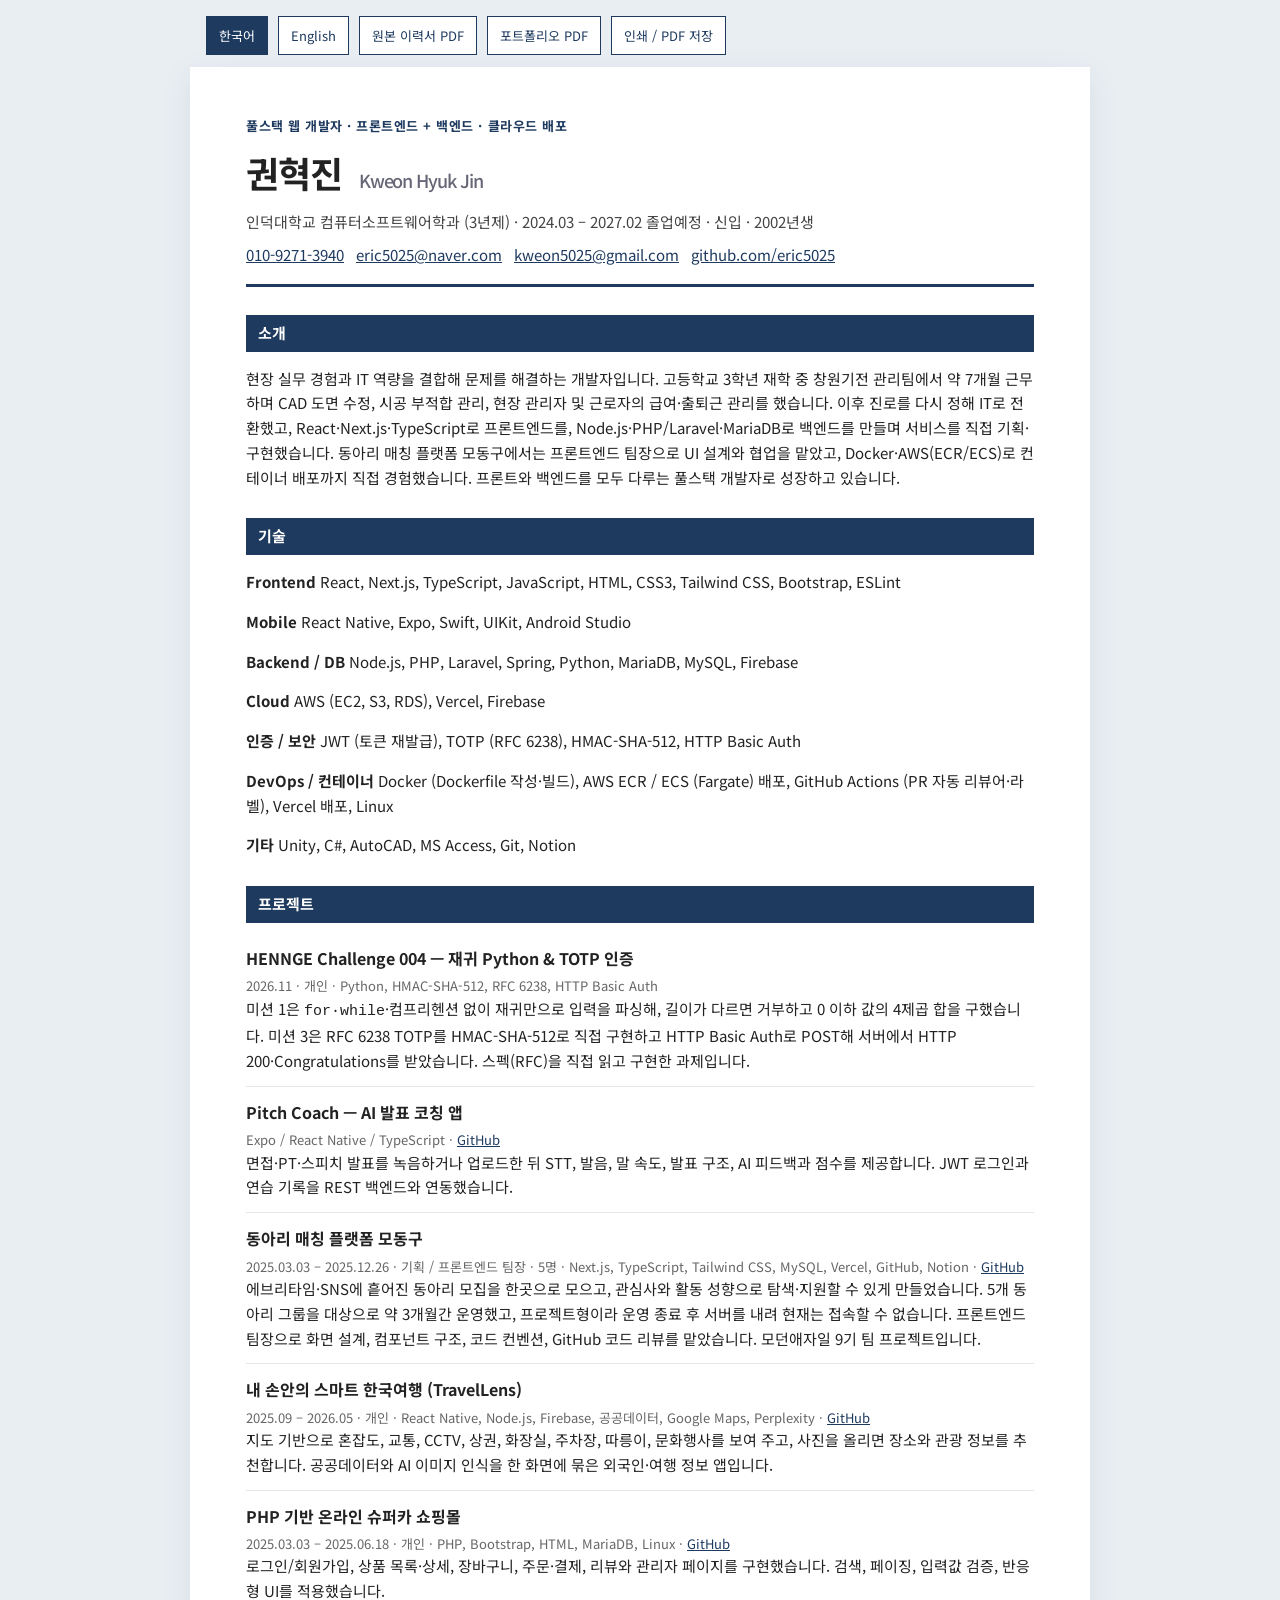
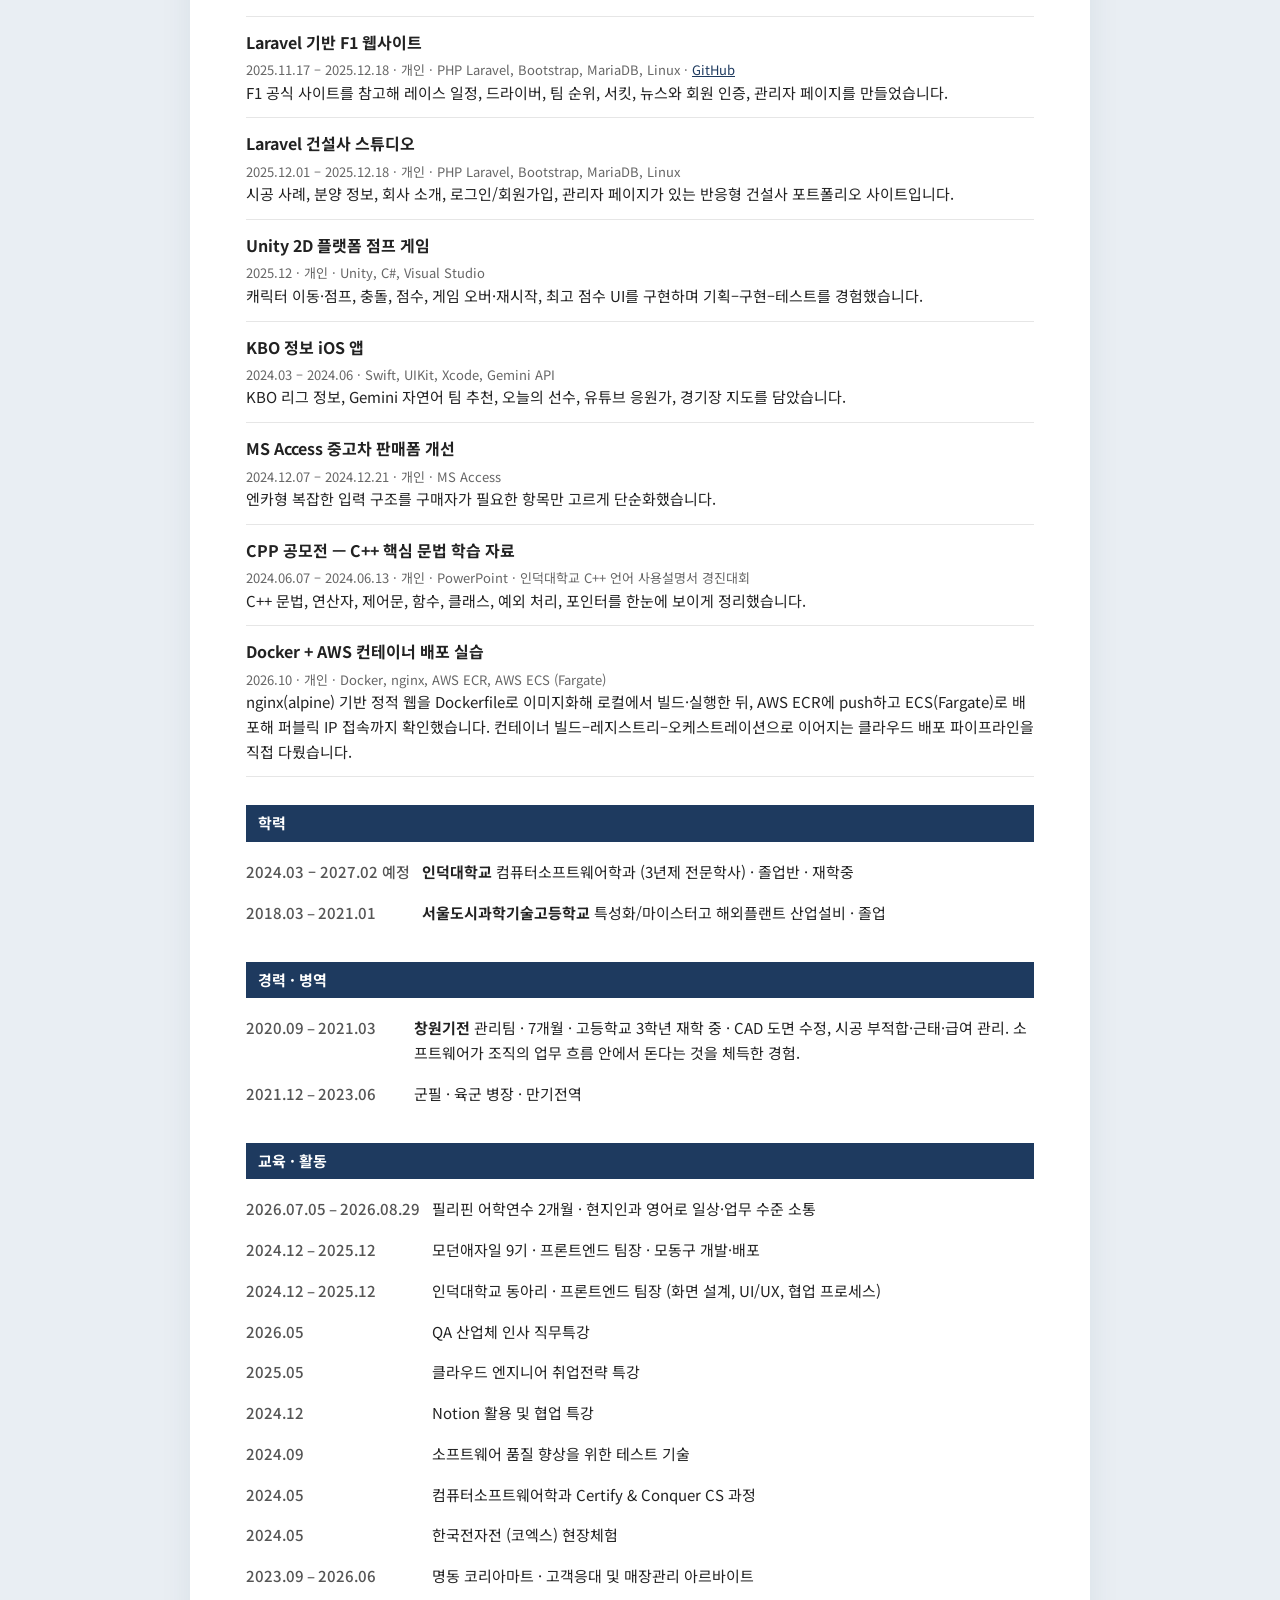
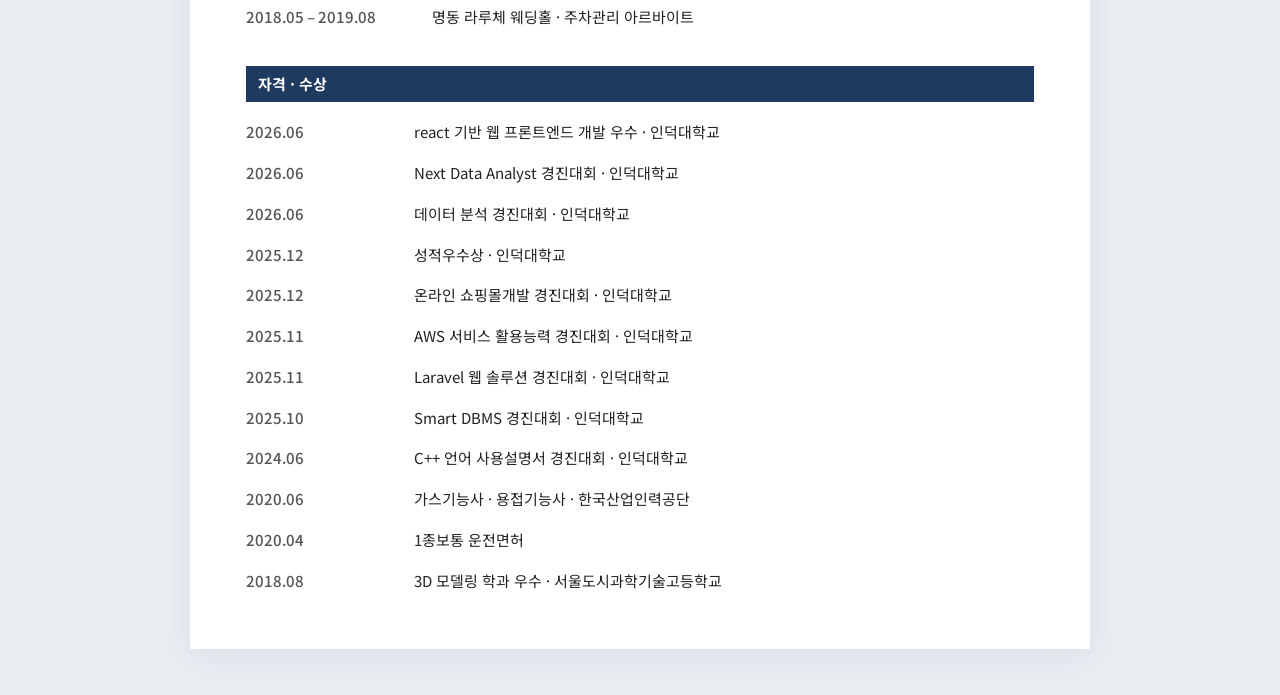
<file: index.html>
<!DOCTYPE html>
<html lang="ko">
<head>
  <meta charset="UTF-8" />
  <meta name="viewport" content="width=device-width, initial-scale=1" />
  <title>권혁진 이력서</title>
  <link rel="preconnect" href="https://fonts.googleapis.com" />
  <link rel="preconnect" href="https://fonts.gstatic.com" crossorigin />
  <link href="https://fonts.googleapis.com/css2?family=Noto+Sans+KR:wght@400;500;700&display=swap" rel="stylesheet" />
  <link rel="stylesheet" href="styles.css" />
</head>
<body>
  <div class="bar">
    <a href="index.html" aria-current="page">한국어</a>
    <a href="en.html">English</a>
    <a href="resume.pdf">원본 이력서 PDF</a>
    <a href="csjob-portfolio.pdf">포트폴리오 PDF</a>
    <button type="button" onclick="window.print()">인쇄 / PDF 저장</button>
  </div>

  <article class="page">
    <header>
      <p class="role">풀스택 웹 개발자 · 프론트엔드 + 백엔드 · 클라우드 배포</p>
      <h1>권혁진 <span>Kweon Hyuk Jin</span></h1>
      <p class="sub">인덕대학교 컴퓨터소프트웨어학과 (3년제) · 2024.03 – 2027.02 졸업예정 · 신입 · 2002년생</p>
      <p class="contacts">
        <a href="tel:01092713940">010-9271-3940</a>
        <a href="mailto:eric5025@naver.com">eric5025@naver.com</a>
        <a href="mailto:kweon5025@gmail.com">kweon5025@gmail.com</a>
        <a href="https://github.com/eric5025">github.com/eric5025</a>
      </p>
    </header>

    <section>
      <h2>소개</h2>
      <p>
        현장 실무 경험과 IT 역량을 결합해 문제를 해결하는 개발자입니다.
        고등학교 3학년 재학 중 창원기전 관리팀에서 약 7개월 근무하며 CAD 도면 수정, 시공 부적합 관리, 현장 관리자 및 근로자의 급여·출퇴근 관리를 했습니다.
        이후 진로를 다시 정해 IT로 전환했고, React·Next.js·TypeScript로 프론트엔드를, Node.js·PHP/Laravel·MariaDB로 백엔드를 만들며 서비스를 직접 기획·구현했습니다.
        동아리 매칭 플랫폼 모동구에서는 프론트엔드 팀장으로 UI 설계와 협업을 맡았고, Docker·AWS(ECR/ECS)로 컨테이너 배포까지 직접 경험했습니다.
        프론트와 백엔드를 모두 다루는 풀스택 개발자로 성장하고 있습니다.
      </p>
    </section>

    <section>
      <h2>기술</h2>
      <p><strong>Frontend</strong> React, Next.js, TypeScript, JavaScript, HTML, CSS3, Tailwind CSS, Bootstrap, ESLint</p>
      <p><strong>Mobile</strong> React Native, Expo, Swift, UIKit, Android Studio</p>
      <p><strong>Backend / DB</strong> Node.js, PHP, Laravel, Spring, Python, MariaDB, MySQL, Firebase</p>
      <p><strong>Cloud</strong> AWS (EC2, S3, RDS), Vercel, Firebase</p>
      <p><strong>인증 / 보안</strong> JWT (토큰 재발급), TOTP (RFC 6238), HMAC-SHA-512, HTTP Basic Auth</p>
      <p><strong>DevOps / 컨테이너</strong> Docker (Dockerfile 작성·빌드), AWS ECR / ECS (Fargate) 배포, GitHub Actions (PR 자동 리뷰어·라벨), Vercel 배포, Linux</p>
      <p><strong>기타</strong> Unity, C#, AutoCAD, MS Access, Git, Notion</p>
    </section>

    <section>
      <h2>프로젝트</h2>

      <div class="proj">
        <h3>HENNGE Challenge 004 — 재귀 Python & TOTP 인증</h3>
        <p class="meta">2026.11 · 개인 · Python, HMAC-SHA-512, RFC 6238, HTTP Basic Auth</p>
        <p>미션 1은 <code>for·while</code>·컴프리헨션 없이 재귀만으로 입력을 파싱해, 길이가 다르면 거부하고 0 이하 값의 4제곱 합을 구했습니다. 미션 3은 RFC 6238 TOTP를 HMAC-SHA-512로 직접 구현하고 HTTP Basic Auth로 POST해 서버에서 HTTP 200·Congratulations를 받았습니다. 스펙(RFC)을 직접 읽고 구현한 과제입니다.</p>
      </div>

      <div class="proj">
        <h3>Pitch Coach — AI 발표 코칭 앱</h3>
        <p class="meta">Expo / React Native / TypeScript · <a href="https://github.com/eric5025/pitch-coach-front">GitHub</a></p>
        <p>면접·PT·스피치 발표를 녹음하거나 업로드한 뒤 STT, 발음, 말 속도, 발표 구조, AI 피드백과 점수를 제공합니다. JWT 로그인과 연습 기록을 REST 백엔드와 연동했습니다.</p>
      </div>

      <div class="proj">
        <h3>동아리 매칭 플랫폼 모동구</h3>
        <p class="meta">2025.03.03 – 2025.12.26 · 기획 / 프론트엔드 팀장 · 5명 · Next.js, TypeScript, Tailwind CSS, MySQL, Vercel, GitHub, Notion · <a href="https://github.com/modern-agile-team/9term-main-front">GitHub</a></p>
        <p>에브리타임·SNS에 흩어진 동아리 모집을 한곳으로 모으고, 관심사와 활동 성향으로 탐색·지원할 수 있게 만들었습니다. 5개 동아리 그룹을 대상으로 약 3개월간 운영했고, 프로젝트형이라 운영 종료 후 서버를 내려 현재는 접속할 수 없습니다. 프론트엔드 팀장으로 화면 설계, 컴포넌트 구조, 코드 컨벤션, GitHub 코드 리뷰를 맡았습니다. 모던애자일 9기 팀 프로젝트입니다.</p>
      </div>

      <div class="proj">
        <h3>내 손안의 스마트 한국여행 (TravelLens)</h3>
        <p class="meta">2025.09 – 2026.05 · 개인 · React Native, Node.js, Firebase, 공공데이터, Google Maps, Perplexity · <a href="https://github.com/eric5025/k-finder">GitHub</a></p>
        <p>지도 기반으로 혼잡도, 교통, CCTV, 상권, 화장실, 주차장, 따릉이, 문화행사를 보여 주고, 사진을 올리면 장소와 관광 정보를 추천합니다. 공공데이터와 AI 이미지 인식을 한 화면에 묶은 외국인·여행 정보 앱입니다.</p>
      </div>

      <div class="proj">
        <h3>PHP 기반 온라인 슈퍼카 쇼핑몰</h3>
        <p class="meta">2025.03.03 – 2025.06.18 · 개인 · PHP, Bootstrap, HTML, MariaDB, Linux · <a href="https://github.com/eric5025/php_shop">GitHub</a></p>
        <p>로그인/회원가입, 상품 목록·상세, 장바구니, 주문·결제, 리뷰와 관리자 페이지를 구현했습니다. 검색, 페이징, 입력값 검증, 반응형 UI를 적용했습니다.</p>
      </div>

      <div class="proj">
        <h3>Laravel 기반 F1 웹사이트</h3>
        <p class="meta">2025.11.17 – 2025.12.18 · 개인 · PHP Laravel, Bootstrap, MariaDB, Linux · <a href="https://github.com/eric5025/lalavel_shop">GitHub</a></p>
        <p>F1 공식 사이트를 참고해 레이스 일정, 드라이버, 팀 순위, 서킷, 뉴스와 회원 인증, 관리자 페이지를 만들었습니다.</p>
      </div>

      <div class="proj">
        <h3>Laravel 건설사 스튜디오</h3>
        <p class="meta">2025.12.01 – 2025.12.18 · 개인 · PHP Laravel, Bootstrap, MariaDB, Linux</p>
        <p>시공 사례, 분양 정보, 회사 소개, 로그인/회원가입, 관리자 페이지가 있는 반응형 건설사 포트폴리오 사이트입니다.</p>
      </div>

      <div class="proj">
        <h3>Unity 2D 플랫폼 점프 게임</h3>
        <p class="meta">2025.12 · 개인 · Unity, C#, Visual Studio</p>
        <p>캐릭터 이동·점프, 충돌, 점수, 게임 오버·재시작, 최고 점수 UI를 구현하며 기획–구현–테스트를 경험했습니다.</p>
      </div>

      <div class="proj">
        <h3>KBO 정보 iOS 앱</h3>
        <p class="meta">2024.03 – 2024.06 · Swift, UIKit, Xcode, Gemini API</p>
        <p>KBO 리그 정보, Gemini 자연어 팀 추천, 오늘의 선수, 유튜브 응원가, 경기장 지도를 담았습니다.</p>
      </div>

      <div class="proj">
        <h3>MS Access 중고차 판매폼 개선</h3>
        <p class="meta">2024.12.07 – 2024.12.21 · 개인 · MS Access</p>
        <p>엔카형 복잡한 입력 구조를 구매자가 필요한 항목만 고르게 단순화했습니다.</p>
      </div>

      <div class="proj">
        <h3>CPP 공모전 — C++ 핵심 문법 학습 자료</h3>
        <p class="meta">2024.06.07 – 2024.06.13 · 개인 · PowerPoint · 인덕대학교 C++ 언어 사용설명서 경진대회</p>
        <p>C++ 문법, 연산자, 제어문, 함수, 클래스, 예외 처리, 포인터를 한눈에 보이게 정리했습니다.</p>
      </div>

      <div class="proj">
        <h3>Docker + AWS 컨테이너 배포 실습</h3>
        <p class="meta">2026.10 · 개인 · Docker, nginx, AWS ECR, AWS ECS (Fargate)</p>
        <p>nginx(alpine) 기반 정적 웹을 Dockerfile로 이미지화해 로컬에서 빌드·실행한 뒤, AWS ECR에 push하고 ECS(Fargate)로 배포해 퍼블릭 IP 접속까지 확인했습니다. 컨테이너 빌드–레지스트리–오케스트레이션으로 이어지는 클라우드 배포 파이프라인을 직접 다뤘습니다.</p>
      </div>
    </section>

    <section>
      <h2>학력</h2>
      <table>
        <tr>
          <th>2024.03 – 2027.02 예정</th>
          <td><strong>인덕대학교</strong> 컴퓨터소프트웨어학과 (3년제 전문학사) · 졸업반 · 재학중</td>
        </tr>
        <tr>
          <th>2018.03 – 2021.01</th>
          <td><strong>서울도시과학기술고등학교</strong> 특성화/마이스터고 해외플랜트 산업설비 · 졸업</td>
        </tr>
      </table>
    </section>

    <section>
      <h2>경력 · 병역</h2>
      <table>
        <tr>
          <th>2020.09 – 2021.03</th>
          <td>
            <strong>창원기전</strong> 관리팀 · 7개월 · 고등학교 3학년 재학 중
            · CAD 도면 수정, 시공 부적합·근태·급여 관리. 소프트웨어가 조직의 업무 흐름 안에서 돈다는 것을 체득한 경험.
          </td>
        </tr>
        <tr>
          <th>2021.12 – 2023.06</th>
          <td>군필 · 육군 병장 · 만기전역</td>
        </tr>
      </table>
    </section>

    <section>
      <h2>교육 · 활동</h2>
      <table>
        <tr><th>2026.07.05 – 2026.08.29</th><td>필리핀 어학연수 2개월 · 현지인과 영어로 일상·업무 수준 소통</td></tr>
        <tr><th>2024.12 – 2025.12</th><td>모던애자일 9기 · 프론트엔드 팀장 · 모동구 개발·배포</td></tr>
        <tr><th>2024.12 – 2025.12</th><td>인덕대학교 동아리 · 프론트엔드 팀장 (화면 설계, UI/UX, 협업 프로세스)</td></tr>
        <tr><th>2026.05</th><td>QA 산업체 인사 직무특강</td></tr>
        <tr><th>2025.05</th><td>클라우드 엔지니어 취업전략 특강</td></tr>
        <tr><th>2024.12</th><td>Notion 활용 및 협업 특강</td></tr>
        <tr><th>2024.09</th><td>소프트웨어 품질 향상을 위한 테스트 기술</td></tr>
        <tr><th>2024.05</th><td>컴퓨터소프트웨어학과 Certify &amp; Conquer CS 과정</td></tr>
        <tr><th>2024.05</th><td>한국전자전 (코엑스) 현장체험</td></tr>
        <tr><th>2023.09 – 2026.06</th><td>명동 코리아마트 · 고객응대 및 매장관리 아르바이트</td></tr>
        <tr><th>2018.05 – 2019.08</th><td>명동 라루체 웨딩홀 · 주차관리 아르바이트</td></tr>
      </table>
    </section>

    <section>
      <h2>자격 · 수상</h2>
      <table>
        <tr><th>2026.06</th><td>react 기반 웹 프론트엔드 개발 우수 · 인덕대학교</td></tr>
        <tr><th>2026.06</th><td>Next Data Analyst 경진대회 · 인덕대학교</td></tr>
        <tr><th>2026.06</th><td>데이터 분석 경진대회 · 인덕대학교</td></tr>
        <tr><th>2025.12</th><td>성적우수상 · 인덕대학교</td></tr>
        <tr><th>2025.12</th><td>온라인 쇼핑몰개발 경진대회 · 인덕대학교</td></tr>
        <tr><th>2025.11</th><td>AWS 서비스 활용능력 경진대회 · 인덕대학교</td></tr>
        <tr><th>2025.11</th><td>Laravel 웹 솔루션 경진대회 · 인덕대학교</td></tr>
        <tr><th>2025.10</th><td>Smart DBMS 경진대회 · 인덕대학교</td></tr>
        <tr><th>2024.06</th><td>C++ 언어 사용설명서 경진대회 · 인덕대학교</td></tr>
        <tr><th>2020.06</th><td>가스기능사 · 용접기능사 · 한국산업인력공단</td></tr>
        <tr><th>2020.04</th><td>1종보통 운전면허</td></tr>
        <tr><th>2018.08</th><td>3D 모델링 학과 우수 · 서울도시과학기술고등학교</td></tr>
      </table>
    </section>
  </article>
</body>
</html>
</file>
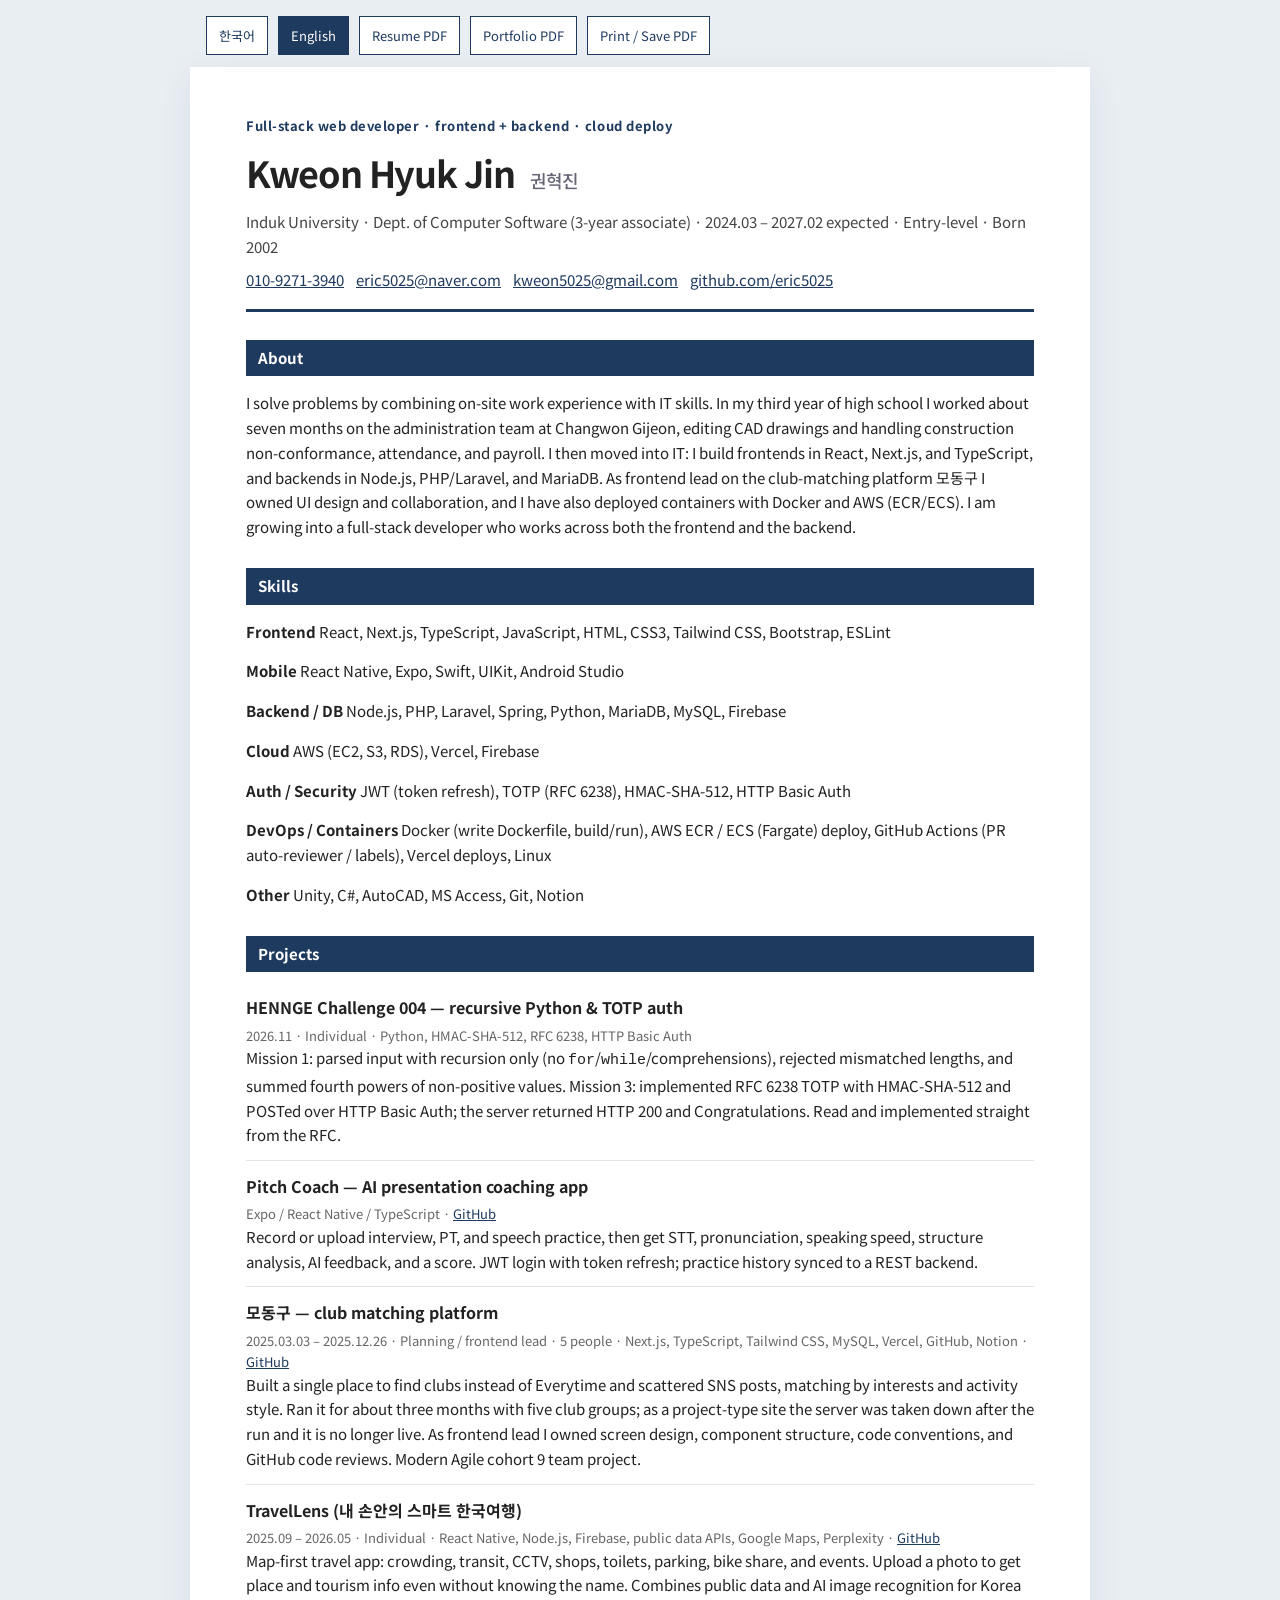
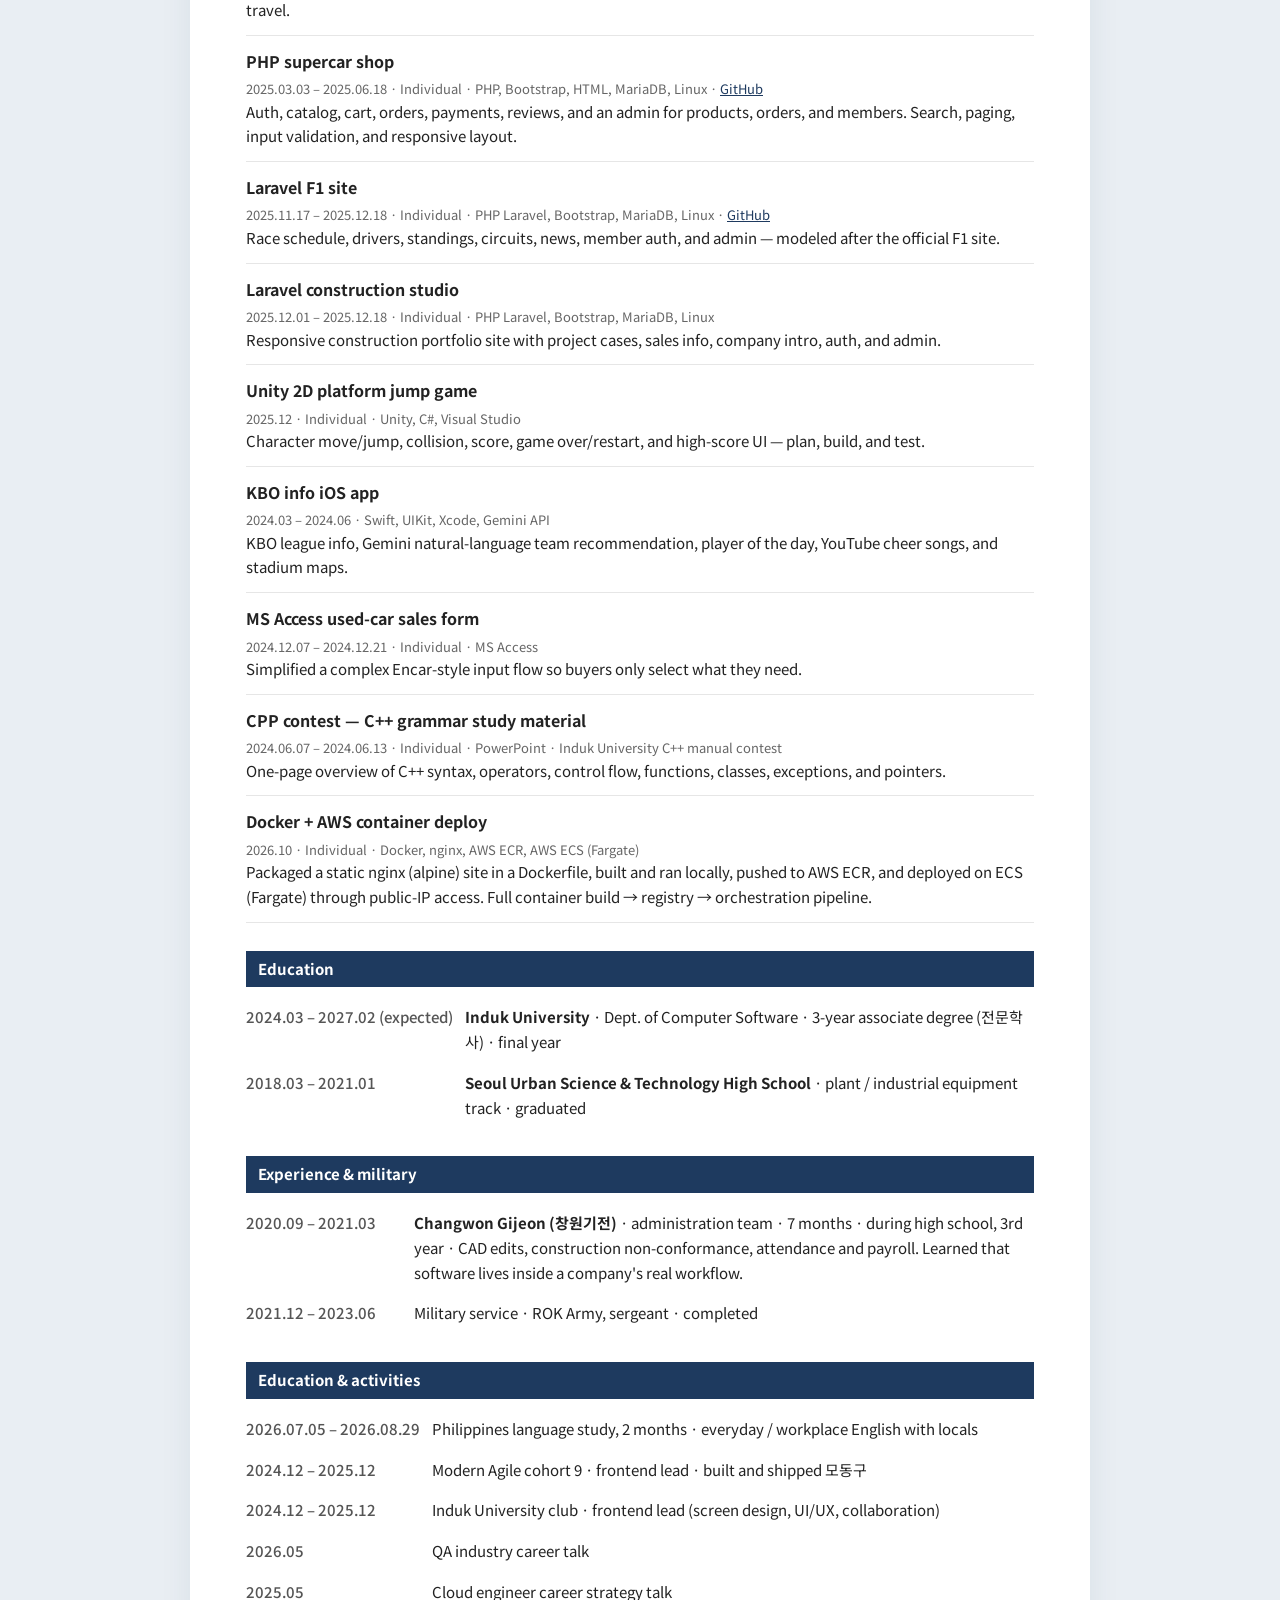
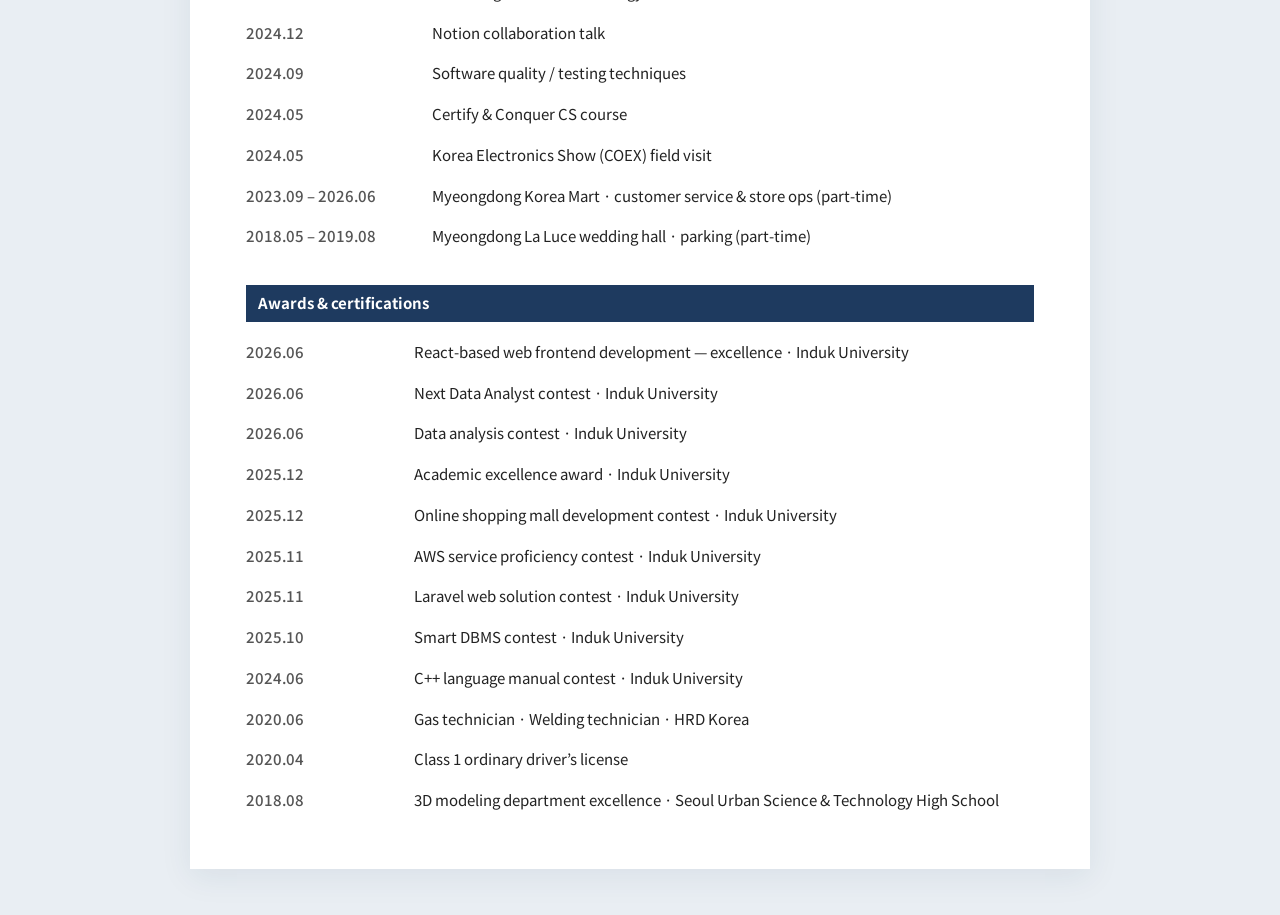
<file: en.html>
<!DOCTYPE html>
<html lang="en">
<head>
  <meta charset="UTF-8" />
  <meta name="viewport" content="width=device-width, initial-scale=1" />
  <title>Kweon Hyuk Jin — Resume</title>
  <link rel="preconnect" href="https://fonts.googleapis.com" />
  <link rel="preconnect" href="https://fonts.gstatic.com" crossorigin />
  <link href="https://fonts.googleapis.com/css2?family=Noto+Sans+KR:wght@400;500;700&display=swap" rel="stylesheet" />
  <link rel="stylesheet" href="styles.css" />
</head>
<body>
  <div class="bar">
    <a href="index.html">한국어</a>
    <a href="en.html" aria-current="page">English</a>
    <a href="resume.pdf">Resume PDF</a>
    <a href="csjob-portfolio.pdf">Portfolio PDF</a>
    <button type="button" onclick="window.print()">Print / Save PDF</button>
  </div>

  <article class="page">
    <header>
      <p class="role">Full-stack web developer · frontend + backend · cloud deploy</p>
      <h1>Kweon Hyuk Jin <span>권혁진</span></h1>
      <p class="sub">Induk University · Dept. of Computer Software (3-year associate) · 2024.03 – 2027.02 expected · Entry-level · Born 2002</p>
      <p class="contacts">
        <a href="tel:01092713940">010-9271-3940</a>
        <a href="mailto:eric5025@naver.com">eric5025@naver.com</a>
        <a href="mailto:kweon5025@gmail.com">kweon5025@gmail.com</a>
        <a href="https://github.com/eric5025">github.com/eric5025</a>
      </p>
    </header>

    <section>
      <h2>About</h2>
      <p>
        I solve problems by combining on-site work experience with IT skills.
        In my third year of high school I worked about seven months on the administration team at Changwon Gijeon, editing CAD drawings and handling construction non-conformance, attendance, and payroll.
        I then moved into IT: I build frontends in React, Next.js, and TypeScript, and backends in Node.js, PHP/Laravel, and MariaDB.
        As frontend lead on the club-matching platform 모동구 I owned UI design and collaboration, and I have also deployed containers with Docker and AWS (ECR/ECS).
        I am growing into a full-stack developer who works across both the frontend and the backend.
      </p>
    </section>

    <section>
      <h2>Skills</h2>
      <p><strong>Frontend</strong> React, Next.js, TypeScript, JavaScript, HTML, CSS3, Tailwind CSS, Bootstrap, ESLint</p>
      <p><strong>Mobile</strong> React Native, Expo, Swift, UIKit, Android Studio</p>
      <p><strong>Backend / DB</strong> Node.js, PHP, Laravel, Spring, Python, MariaDB, MySQL, Firebase</p>
      <p><strong>Cloud</strong> AWS (EC2, S3, RDS), Vercel, Firebase</p>
      <p><strong>Auth / Security</strong> JWT (token refresh), TOTP (RFC 6238), HMAC-SHA-512, HTTP Basic Auth</p>
      <p><strong>DevOps / Containers</strong> Docker (write Dockerfile, build/run), AWS ECR / ECS (Fargate) deploy, GitHub Actions (PR auto-reviewer / labels), Vercel deploys, Linux</p>
      <p><strong>Other</strong> Unity, C#, AutoCAD, MS Access, Git, Notion</p>
    </section>

    <section>
      <h2>Projects</h2>

      <div class="proj">
        <h3>HENNGE Challenge 004 — recursive Python &amp; TOTP auth</h3>
        <p class="meta">2026.11 · Individual · Python, HMAC-SHA-512, RFC 6238, HTTP Basic Auth</p>
        <p>Mission 1: parsed input with recursion only (no <code>for</code>/<code>while</code>/comprehensions), rejected mismatched lengths, and summed fourth powers of non-positive values. Mission 3: implemented RFC 6238 TOTP with HMAC-SHA-512 and POSTed over HTTP Basic Auth; the server returned HTTP 200 and Congratulations. Read and implemented straight from the RFC.</p>
      </div>

      <div class="proj">
        <h3>Pitch Coach — AI presentation coaching app</h3>
        <p class="meta">Expo / React Native / TypeScript · <a href="https://github.com/eric5025/pitch-coach-front">GitHub</a></p>
        <p>Record or upload interview, PT, and speech practice, then get STT, pronunciation, speaking speed, structure analysis, AI feedback, and a score. JWT login with token refresh; practice history synced to a REST backend.</p>
      </div>

      <div class="proj">
        <h3>모동구 — club matching platform</h3>
        <p class="meta">2025.03.03 – 2025.12.26 · Planning / frontend lead · 5 people · Next.js, TypeScript, Tailwind CSS, MySQL, Vercel, GitHub, Notion · <a href="https://github.com/modern-agile-team/9term-main-front">GitHub</a></p>
        <p>Built a single place to find clubs instead of Everytime and scattered SNS posts, matching by interests and activity style. Ran it for about three months with five club groups; as a project-type site the server was taken down after the run and it is no longer live. As frontend lead I owned screen design, component structure, code conventions, and GitHub code reviews. Modern Agile cohort 9 team project.</p>
      </div>

      <div class="proj">
        <h3>TravelLens (내 손안의 스마트 한국여행)</h3>
        <p class="meta">2025.09 – 2026.05 · Individual · React Native, Node.js, Firebase, public data APIs, Google Maps, Perplexity · <a href="https://github.com/eric5025/k-finder">GitHub</a></p>
        <p>Map-first travel app: crowding, transit, CCTV, shops, toilets, parking, bike share, and events. Upload a photo to get place and tourism info even without knowing the name. Combines public data and AI image recognition for Korea travel.</p>
      </div>

      <div class="proj">
        <h3>PHP supercar shop</h3>
        <p class="meta">2025.03.03 – 2025.06.18 · Individual · PHP, Bootstrap, HTML, MariaDB, Linux · <a href="https://github.com/eric5025/php_shop">GitHub</a></p>
        <p>Auth, catalog, cart, orders, payments, reviews, and an admin for products, orders, and members. Search, paging, input validation, and responsive layout.</p>
      </div>

      <div class="proj">
        <h3>Laravel F1 site</h3>
        <p class="meta">2025.11.17 – 2025.12.18 · Individual · PHP Laravel, Bootstrap, MariaDB, Linux · <a href="https://github.com/eric5025/lalavel_shop">GitHub</a></p>
        <p>Race schedule, drivers, standings, circuits, news, member auth, and admin — modeled after the official F1 site.</p>
      </div>

      <div class="proj">
        <h3>Laravel construction studio</h3>
        <p class="meta">2025.12.01 – 2025.12.18 · Individual · PHP Laravel, Bootstrap, MariaDB, Linux</p>
        <p>Responsive construction portfolio site with project cases, sales info, company intro, auth, and admin.</p>
      </div>

      <div class="proj">
        <h3>Unity 2D platform jump game</h3>
        <p class="meta">2025.12 · Individual · Unity, C#, Visual Studio</p>
        <p>Character move/jump, collision, score, game over/restart, and high-score UI — plan, build, and test.</p>
      </div>

      <div class="proj">
        <h3>KBO info iOS app</h3>
        <p class="meta">2024.03 – 2024.06 · Swift, UIKit, Xcode, Gemini API</p>
        <p>KBO league info, Gemini natural-language team recommendation, player of the day, YouTube cheer songs, and stadium maps.</p>
      </div>

      <div class="proj">
        <h3>MS Access used-car sales form</h3>
        <p class="meta">2024.12.07 – 2024.12.21 · Individual · MS Access</p>
        <p>Simplified a complex Encar-style input flow so buyers only select what they need.</p>
      </div>

      <div class="proj">
        <h3>CPP contest — C++ grammar study material</h3>
        <p class="meta">2024.06.07 – 2024.06.13 · Individual · PowerPoint · Induk University C++ manual contest</p>
        <p>One-page overview of C++ syntax, operators, control flow, functions, classes, exceptions, and pointers.</p>
      </div>

      <div class="proj">
        <h3>Docker + AWS container deploy</h3>
        <p class="meta">2026.10 · Individual · Docker, nginx, AWS ECR, AWS ECS (Fargate)</p>
        <p>Packaged a static nginx (alpine) site in a Dockerfile, built and ran locally, pushed to AWS ECR, and deployed on ECS (Fargate) through public-IP access. Full container build → registry → orchestration pipeline.</p>
      </div>
    </section>

    <section>
      <h2>Education</h2>
      <table>
        <tr>
          <th>2024.03 – 2027.02 (expected)</th>
          <td><strong>Induk University</strong> · Dept. of Computer Software · 3-year associate degree (전문학사) · final year</td>
        </tr>
        <tr>
          <th>2018.03 – 2021.01</th>
          <td><strong>Seoul Urban Science &amp; Technology High School</strong> · plant / industrial equipment track · graduated</td>
        </tr>
      </table>
    </section>

    <section>
      <h2>Experience &amp; military</h2>
      <table>
        <tr>
          <th>2020.09 – 2021.03</th>
          <td>
            <strong>Changwon Gijeon (창원기전)</strong> · administration team · 7 months · during high school, 3rd year
            · CAD edits, construction non-conformance, attendance and payroll. Learned that software lives inside a company's real workflow.
          </td>
        </tr>
        <tr>
          <th>2021.12 – 2023.06</th>
          <td>Military service · ROK Army, sergeant · completed</td>
        </tr>
      </table>
    </section>

    <section>
      <h2>Education &amp; activities</h2>
      <table>
        <tr><th>2026.07.05 – 2026.08.29</th><td>Philippines language study, 2 months · everyday / workplace English with locals</td></tr>
        <tr><th>2024.12 – 2025.12</th><td>Modern Agile cohort 9 · frontend lead · built and shipped 모동구</td></tr>
        <tr><th>2024.12 – 2025.12</th><td>Induk University club · frontend lead (screen design, UI/UX, collaboration)</td></tr>
        <tr><th>2026.05</th><td>QA industry career talk</td></tr>
        <tr><th>2025.05</th><td>Cloud engineer career strategy talk</td></tr>
        <tr><th>2024.12</th><td>Notion collaboration talk</td></tr>
        <tr><th>2024.09</th><td>Software quality / testing techniques</td></tr>
        <tr><th>2024.05</th><td>Certify &amp; Conquer CS course</td></tr>
        <tr><th>2024.05</th><td>Korea Electronics Show (COEX) field visit</td></tr>
        <tr><th>2023.09 – 2026.06</th><td>Myeongdong Korea Mart · customer service &amp; store ops (part-time)</td></tr>
        <tr><th>2018.05 – 2019.08</th><td>Myeongdong La Luce wedding hall · parking (part-time)</td></tr>
      </table>
    </section>

    <section>
      <h2>Awards &amp; certifications</h2>
      <table>
        <tr><th>2026.06</th><td>React-based web frontend development — excellence · Induk University</td></tr>
        <tr><th>2026.06</th><td>Next Data Analyst contest · Induk University</td></tr>
        <tr><th>2026.06</th><td>Data analysis contest · Induk University</td></tr>
        <tr><th>2025.12</th><td>Academic excellence award · Induk University</td></tr>
        <tr><th>2025.12</th><td>Online shopping mall development contest · Induk University</td></tr>
        <tr><th>2025.11</th><td>AWS service proficiency contest · Induk University</td></tr>
        <tr><th>2025.11</th><td>Laravel web solution contest · Induk University</td></tr>
        <tr><th>2025.10</th><td>Smart DBMS contest · Induk University</td></tr>
        <tr><th>2024.06</th><td>C++ language manual contest · Induk University</td></tr>
        <tr><th>2020.06</th><td>Gas technician · Welding technician · HRD Korea</td></tr>
        <tr><th>2020.04</th><td>Class 1 ordinary driver’s license</td></tr>
        <tr><th>2018.08</th><td>3D modeling department excellence · Seoul Urban Science &amp; Technology High School</td></tr>
      </table>
    </section>
  </article>
</body>
</html>
</file>
<file: styles.css>
* { box-sizing: border-box; }
html, body { margin: 0; padding: 0; }
body {
  font-family: "Noto Sans KR", sans-serif;
  color: #222;
  background: #e9eef3;
  line-height: 1.65;
  font-size: 15px;
}

.bar {
  max-width: 900px;
  margin: 16px auto 0;
  display: flex;
  gap: 10px;
  flex-wrap: wrap;
  padding: 0 16px;
}
.bar a, .bar button {
  font: inherit;
  font-size: 13px;
  padding: 8px 12px;
  border: 1px solid #1e3a5f;
  background: #fff;
  color: #1e3a5f;
  text-decoration: none;
  cursor: pointer;
}
.bar a:hover, .bar button:hover { background: #1e3a5f; color: #fff; }
.bar a[aria-current="page"] { background: #1e3a5f; color: #fff; }

.page {
  max-width: 900px;
  margin: 12px auto 48px;
  background: #fff;
  padding: 48px 56px;
  box-shadow: 0 8px 30px rgba(30, 58, 95, 0.08);
}

header { border-bottom: 3px solid #1e3a5f; padding-bottom: 16px; margin-bottom: 8px; }
.role { margin: 0; color: #1e3a5f; font-weight: 700; font-size: 13px; letter-spacing: 0.04em; }
h1 { margin: 6px 0 8px; font-size: 36px; letter-spacing: -0.03em; }
h1 span { font-size: 18px; font-weight: 500; color: #667; margin-left: 8px; }
.sub { margin: 0 0 8px; color: #444; }
.contacts { display: flex; flex-wrap: wrap; gap: 12px; margin: 0; }
.contacts a { color: #1e3a5f; }

h2 {
  margin: 28px 0 10px;
  font-size: 15px;
  background: #1e3a5f;
  color: #fff;
  padding: 6px 12px;
}

table { width: 100%; border-collapse: collapse; }
th {
  text-align: left;
  vertical-align: top;
  width: 168px;
  padding: 8px 12px 8px 0;
  color: #555;
  font-weight: 500;
  white-space: nowrap;
}
td { padding: 8px 0; vertical-align: top; }
td ul { margin: 6px 0 0; padding-left: 18px; }

.proj { padding: 12px 0; border-bottom: 1px solid #e6e6e6; }
.proj h3 { margin: 0 0 4px; font-size: 16px; }
.meta { margin: 0 0 6px; color: #666; font-size: 13px; }
.proj p { margin: 0; }
a { color: #1e3a5f; }

@media (max-width: 720px) {
  .page { padding: 24px 18px; margin: 8px; }
  h1 { font-size: 28px; }
  th { display: block; width: auto; padding-bottom: 0; }
  td { display: block; }
}

@media print {
  body { background: #fff; }
  .bar { display: none; }
  .page { box-shadow: none; margin: 0; max-width: none; padding: 0; }
}
</file>
